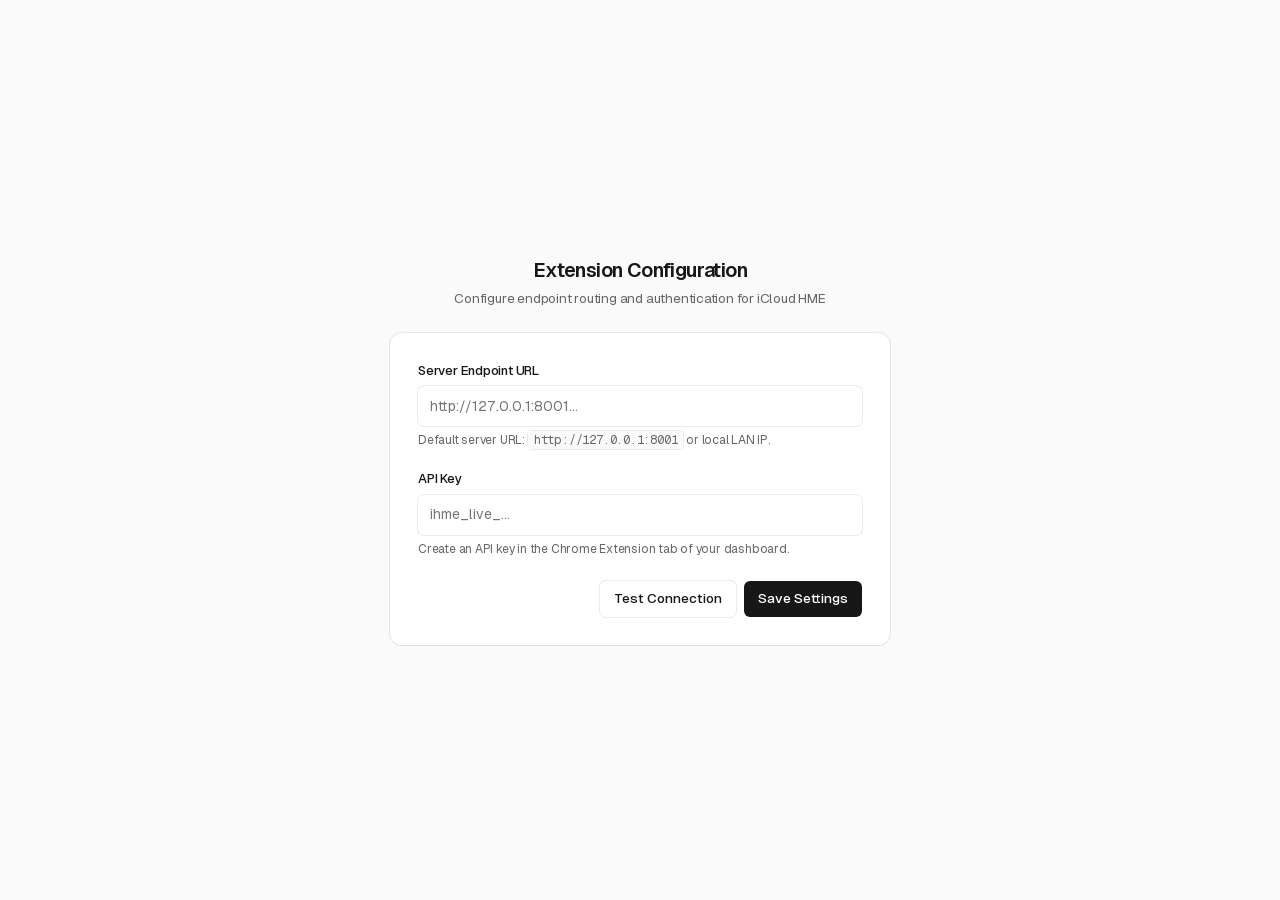
<file: extension/options.html>
<!DOCTYPE html>
<html lang="en">
<head>
  <script src="config.js"></script>
  <meta charset="utf-8" />
  <title>Icloud HME</title>
  <link rel="stylesheet" href="options.css" />
</head>
<body>
  <div class="options-container">
    <header class="options-header">
      <h1>Extension Configuration</h1>
      <p>Configure endpoint routing and authentication for iCloud HME</p>
    </header>

    <form id="options-form" class="card">
      <div class="field">
        <label for="server-url">Server Endpoint URL</label>
        <input type="url" id="server-url" placeholder="http://127.0.0.1:8001…" required />
        <span class="help-text">Default server URL: <code>http://127.0.0.1:8001</code> or local LAN IP.</span>
      </div>

      <div class="field">
        <label for="api-key">API Key</label>
        <input type="password" id="api-key" placeholder="ihme_live_…" required />
        <span class="help-text">Create an API key in the Chrome Extension tab of your dashboard.</span>
      </div>

      <div id="test-result" class="test-result hidden"></div>

      <div class="actions-row">
        <button type="button" id="test-btn" class="btn secondary-btn">Test Connection</button>
        <button type="submit" id="save-btn" class="btn primary-btn">Save Settings</button>
      </div>
    </form>
  </div>

  <script src="options.js"></script>
</body>
</html>
</file>
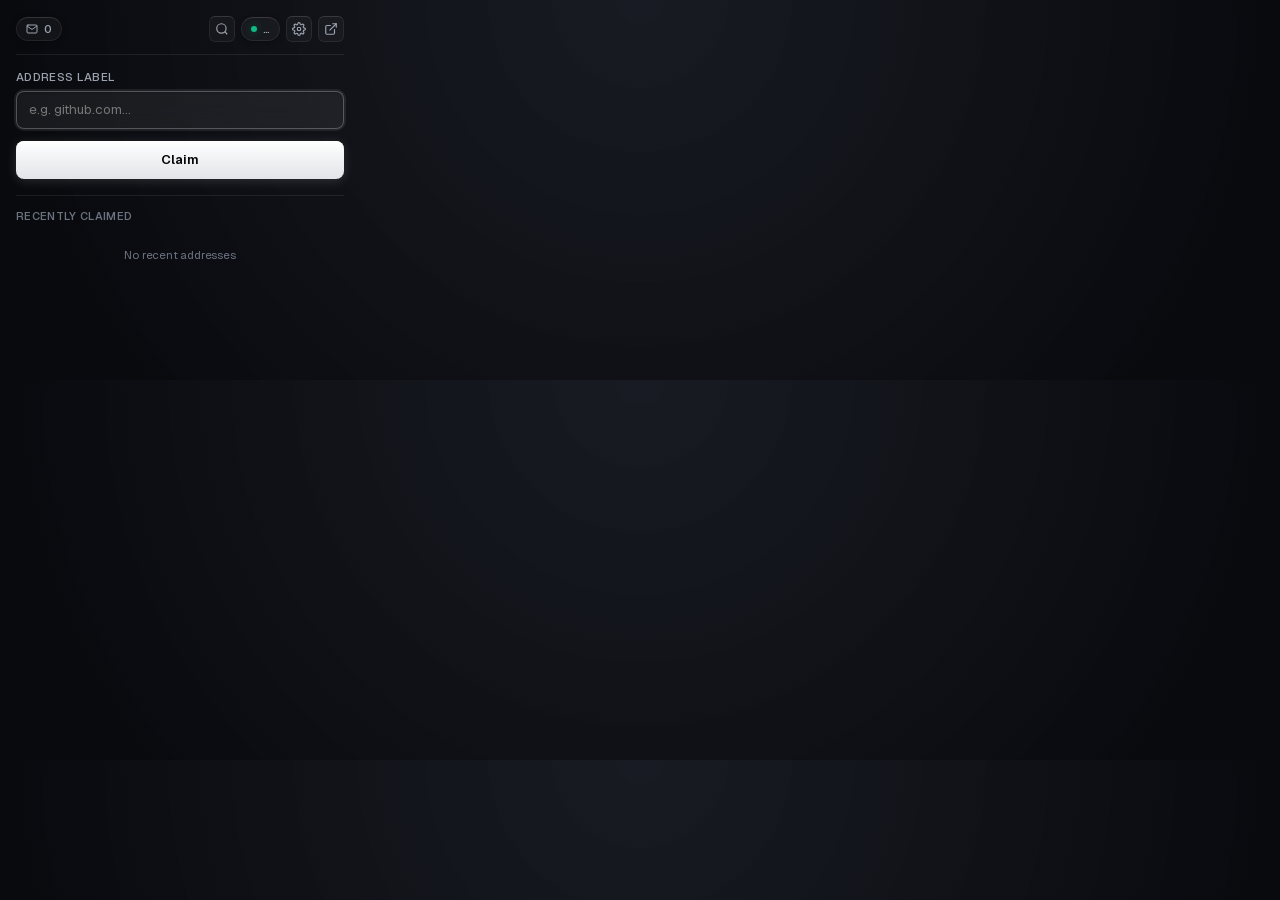
<file: extension/popup.html>
<!DOCTYPE html>
<html lang="en">
<head>
  <script src="config.js"></script>
  <meta charset="utf-8" />
  <title>Icloud HME</title>
  <link rel="stylesheet" href="popup.css" />
</head>
<body>
  <!-- Header -->
  <header class="popup-header">
    <div class="header-left">
      <div id="acc-count-badge" class="header-pill" title="Total active addresses">
        <svg width="12" height="12" viewBox="0 0 24 24" fill="none" stroke="currentColor" stroke-width="2" stroke-linecap="round" stroke-linejoin="round">
          <path d="M4 4h16c1.1 0 2 .9 2 2v12c0 1.1-.9 2-2 2H4c-1.1 0-2-.9-2-2V6c0-1.1.9-2 2-2z"/>
          <polyline points="22,6 12,13 2,6"/>
        </svg>
        <span id="acc-count-val">0</span>
      </div>
    </div>
    <div class="header-right">
      <button id="back-search-btn" class="icon-btn hidden" title="Back" aria-label="Back">
        <svg width="14" height="14" viewBox="0 0 24 24" fill="none" stroke="currentColor" stroke-width="2">
          <line x1="19" y1="12" x2="5" y2="12"></line>
          <polyline points="12 19 5 12 12 5"></polyline>
        </svg>
      </button>
      <button id="search-btn" class="icon-btn" title="Search my addresses" aria-label="Search">
        <svg width="14" height="14" viewBox="0 0 24 24" fill="none" stroke="currentColor" stroke-width="2">
          <circle cx="11" cy="11" r="8"/><path d="M21 21l-4.35-4.35"/>
        </svg>
      </button>
      <div id="pool-badge" class="header-pill" title="Reserve Pool Status">
        <span id="pool-dot" class="dot"></span>
        <span id="pool-text">…</span>
      </div>
      <button id="gear-btn" class="icon-btn" title="Settings" aria-label="Settings">
        <svg width="14" height="14" viewBox="0 0 24 24" fill="none" stroke="currentColor" stroke-width="2">
          <circle cx="12" cy="12" r="3"/><path d="M19.4 15a1.65 1.65 0 00.33 1.82l.06.06a2 2 0 010 2.83 2 2 0 01-2.83 0l-.06-.06a1.65 1.65 0 00-1.82-.33 1.65 1.65 0 00-1 1.51V21a2 2 0 01-2 2 2 2 0 01-2-2v-.09A1.65 1.65 0 009 19.4a1.65 1.65 0 00-1.82.33l-.06.06a2 2 0 01-2.83 0 2 2 0 010-2.83l.06-.06a1.65 1.65 0 00.33-1.82 1.65 1.65 0 00-1.51-1H3a2 2 0 01-2-2 2 2 0 012-2h.09A1.65 1.65 0 004.6 9a1.65 1.65 0 00-.33-1.82l-.06-.06a2 2 0 010-2.83 2 2 0 012.83 0l.06.06a1.65 1.65 0 001.82.33H9a1.65 1.65 0 001-1.51V3a2 2 0 012-2 2 2 0 012 2v.09a1.65 1.65 0 001 1.51 1.65 1.65 0 001.82-.33l.06-.06a2 2 0 012.83 0 2 2 0 010 2.83l-.06.06a1.65 1.65 0 00-.33 1.82V9a1.65 1.65 0 001.51 1H21a2 2 0 012 2 2 2 0 01-2 2h-.09a1.65 1.65 0 00-1.51 1z"/>
        </svg>
      </button>
      <button id="open-web-btn" class="icon-btn" title="Open Web Dashboard" aria-label="Open Web Dashboard">
        <svg width="14" height="14" viewBox="0 0 24 24" fill="none" stroke="currentColor" stroke-width="2" stroke-linecap="round" stroke-linejoin="round">
          <path d="M18 13v6a2 2 0 0 1-2 2H5a2 2 0 0 1-2-2V8a2 2 0 0 1 2-2h6"></path>
          <polyline points="15 3 21 3 21 9"></polyline>
          <line x1="10" y1="14" x2="21" y2="3"></line>
        </svg>
      </button>
    </div>
  </header>

  <!-- Main View Container -->
  <main id="main-view">
    <!-- View A: Claim View -->
    <div id="claim-view">
      <!-- Claim Form -->
      <form id="claim-form">
        <div class="field">
          <label for="label-input">Address Label</label>
          <input type="text" id="label-input" placeholder="e.g. github.com…" autofocus />
        </div>
        <button type="submit" id="claim-btn" class="btn primary-btn btn-block">
          <span>Claim</span>
        </button>
      </form>

      <!-- Success Result Card -->
      <div id="result-card" class="result-card hidden">
        <div class="result-header">
          <span class="result-status">✓ Claimed & Copied</span>
          <span id="remaining-pool" class="remaining-pool">9/10 in reserve</span>
        </div>
        <div class="result-email-box">
          <span id="result-email" class="result-email">…</span>
          <button id="pwd-result-btn" class="action-icon-btn pwd-btn" title="Password (Click to view or generate)" aria-label="Password">
            <svg width="13" height="13" viewBox="0 0 24 24" fill="none" stroke="currentColor" stroke-width="2" stroke-linecap="round" stroke-linejoin="round">
              <circle cx="7.5" cy="15.5" r="5.5"></circle>
              <path d="m21 2-9.6 9.6"></path>
              <path d="m15.5 7.5 3 3L22 7l-3-3"></path>
            </svg>
          </button>
          <button id="copy-result-btn" class="action-icon-btn copy-btn" title="Copy" aria-label="Copy">
            <svg width="13" height="13" viewBox="0 0 24 24" fill="none" stroke="currentColor" stroke-width="2">
              <rect x="9" y="9" width="13" height="13" rx="2" ry="2"></rect>
              <path d="M5 15H4a2 2 0 0 1-2-2V4a2 2 0 0 1 2-2h9a2 2 0 0 1 2 2v1"></path>
            </svg>
          </button>
        </div>
      </div>

      <!-- Recent History -->
      <div class="history-section">
        <div class="history-title-row">
          <span>Recently Claimed</span>
        </div>
        <div id="history-list" class="history-list">
          <div class="history-empty">No recent addresses</div>
        </div>
      </div>
    </div>

    <!-- View B: Search / All Addresses View -->
    <div id="search-view" class="hidden">
      <div class="search-input-wrap">
        <svg width="13" height="13" viewBox="0 0 24 24" fill="none" stroke="currentColor" stroke-width="2" class="search-input-icon">
          <circle cx="11" cy="11" r="8"/><path d="M21 21l-4.35-4.35"/>
        </svg>
        <input type="text" id="search-input" placeholder="Search by name or email…" />
      </div>
      <div id="search-results-list" class="search-results-list">
        <div class="history-empty">Loading…</div>
      </div>
    </div>

    <!-- View C: Inline Settings View -->
    <div id="settings-view" class="hidden">
      <div class="settings-header-bar">
        <span class="settings-title">Extension Settings</span>
      </div>
      <form id="settings-form">
        <div class="field">
          <label for="settings-server-url">Server URL</label>
          <input type="url" id="settings-server-url" placeholder="http://127.0.0.1:8001" required />
          <span class="field-hint">Tailscale IP or local IP of the v3 server</span>
        </div>
        <div class="field">
          <label for="settings-api-key">API Key</label>
          <input type="password" id="settings-api-key" placeholder="ihme_live_…" required />
          <span class="field-hint">Generated in dashboard (Chrome Extension tab)</span>
        </div>

        <div id="settings-status-box" class="settings-status-box hidden"></div>

        <div class="settings-btn-row">
          <button type="button" id="settings-test-btn" class="btn secondary-btn btn-sm">Test</button>
          <button type="submit" id="settings-save-btn" class="btn primary-btn btn-sm">Save</button>
        </div>
      </form>
    </div>
  </main>

  <!-- Confirmation Modal (Permanent Delete) -->
  <div id="confirm-modal" class="modal-overlay hidden">
    <div class="modal-card">
      <div class="modal-icon-danger">
        <svg width="18" height="18" viewBox="0 0 24 24" fill="none" stroke="#ef4444" stroke-width="2">
          <circle cx="12" cy="12" r="10"></circle>
          <line x1="12" y1="8" x2="12" y2="12"></line>
          <line x1="12" y1="16" x2="12.01" y2="16"></line>
        </svg>
      </div>
      <h3 class="modal-title">Delete permanently</h3>
      <p class="modal-message">Are you sure you want to permanently delete this email?</p>
      <div class="modal-email-preview" id="modal-email-target">…</div>
      <div class="modal-actions">
        <button type="button" id="modal-cancel-btn" class="btn secondary-btn btn-sm">Cancel</button>
        <button type="button" id="modal-confirm-btn" class="btn danger-btn btn-sm">Delete permanently</button>
      </div>
    </div>
  </div>

  <script src="popup.js"></script>
</body>
</html>
</file>
<file: extension/options.css>
/* Vercel Design System - Chrome Extension Options */
@font-face {
  font-family: 'Geist Sans';
  src: url('fonts/Geist-Variable.woff2') format('woff2');
  font-style: normal;
  font-weight: 100 900;
  font-display: swap;
}
@font-face {
  font-family: 'Geist Mono';
  src: url('fonts/GeistMono-Variable.woff2') format('woff2');
  font-style: normal;
  font-weight: 100 900;
  font-display: swap;
}

:root {
  --bg: #ffffff;
  --bg-subtle: #fafafa;
  --bg-hover: #f5f5f5;
  --text: #171717;
  --text-muted: #666666;
  --shadow-border: 0 0 0 1px rgba(0, 0, 0, 0.08);
  --shadow-card: 0 0 0 1px rgba(0, 0, 0, 0.08), 0 1px 2px rgba(0, 0, 0, 0.04);
  --blue: #0070f3;
  --green: #10b981;
  --green-subtle: rgba(16, 185, 129, 0.08);
  --red: #ee0000;
  --red-subtle: rgba(238, 0, 0, 0.08);
  color-scheme: light;
}

@media (prefers-color-scheme: dark) {
  :root {
    --bg: #000000;
    --bg-subtle: #0a0a0a;
    --bg-hover: #141414;
    --text: #ededed;
    --text-muted: #888888;
    --shadow-border: 0 0 0 1px rgba(255, 255, 255, 0.14);
    --shadow-card: 0 0 0 1px rgba(255, 255, 255, 0.14), 0 1px 2px rgba(0, 0, 0, 0.5);
    color-scheme: dark;
  }
}

* {
  box-sizing: border-box;
  margin: 0;
  padding: 0;
}

body {
  background-color: var(--bg-subtle);
  color: var(--text);
  font-family: 'Geist Sans', -apple-system, BlinkMacSystemFont, "Segoe UI", Roboto, sans-serif;
  font-size: 14px;
  line-height: 1.5;
  letter-spacing: -0.015em;
  min-height: 100vh;
  display: flex;
  align-items: center;
  justify-content: center;
  padding: 24px;
}

.options-container {
  width: 100%;
  max-width: 500px;
}

.options-header {
  text-align: center;
  margin-bottom: 24px;
}

.options-header h1 {
  font-size: 20px;
  font-weight: 600;
  letter-spacing: -0.03em;
  margin-bottom: 4px;
}

.options-header p {
  color: var(--text-muted);
  font-size: 13.5px;
}

.card {
  background-color: var(--bg);
  box-shadow: var(--shadow-card);
  border-radius: 12px;
  padding: 28px;
}

.field {
  display: flex;
  flex-direction: column;
  gap: 6px;
  margin-bottom: 20px;
}

.field label {
  font-size: 13px;
  font-weight: 500;
  color: var(--text);
}

.field input {
  font-family: inherit;
  font-size: 14px;
  height: 40px;
  padding: 0 12px;
  background-color: var(--bg);
  color: var(--text);
  border-radius: 6px;
  border: none;
  box-shadow: var(--shadow-border);
  outline: none;
  transition: box-shadow 0.15s ease;
}

.field input:focus {
  box-shadow: 0 0 0 1px var(--blue), 0 0 0 3px rgba(0, 112, 243, 0.15);
}

.help-text {
  font-size: 12px;
  color: var(--text-muted);
  line-height: 1.4;
}

.help-text code {
  font-family: 'Geist Mono', monospace;
  background-color: var(--bg-subtle);
  padding: 2px 6px;
  border-radius: 4px;
  box-shadow: var(--shadow-border);
}

.actions-row {
  display: flex;
  justify-content: flex-end;
  gap: 8px;
  margin-top: 24px;
}

.btn {
  font-family: inherit;
  font-size: 13.5px;
  font-weight: 500;
  height: 36px;
  padding: 0 14px;
  border-radius: 6px;
  border: none;
  cursor: pointer;
  display: inline-flex;
  align-items: center;
  justify-content: center;
  transition: opacity 0.15s ease, background-color 0.15s ease;
}

.primary-btn {
  background-color: var(--text);
  color: var(--bg);
}

.primary-btn:hover { opacity: 0.9; }

.secondary-btn {
  background-color: var(--bg);
  color: var(--text);
  box-shadow: var(--shadow-border);
}

.secondary-btn:hover { background-color: var(--bg-hover); }

.test-result {
  padding: 10px 14px;
  border-radius: 6px;
  font-size: 13px;
  margin-bottom: 16px;
}

.test-result.success {
  background-color: var(--green-subtle);
  color: var(--green);
  box-shadow: 0 0 0 1px var(--green);
}

.test-result.error {
  background-color: var(--red-subtle);
  color: var(--red);
  box-shadow: 0 0 0 1px var(--red);
}

.hidden { display: none !important; }
</file>
<file: extension/popup.css>
/* Liquid Glass Dark - iCloud HME Extension Popup */
@font-face {
  font-family: 'Geist Sans';
  src: url('fonts/Geist-Variable.woff2') format('woff2');
  font-style: normal;
  font-weight: 100 900;
  font-display: swap;
}
@font-face {
  font-family: 'Geist Mono';
  src: url('fonts/GeistMono-Variable.woff2') format('woff2');
  font-style: normal;
  font-weight: 100 900;
  font-display: swap;
}

:root {
  --border-glass: rgba(255, 255, 255, 0.07);
  --border-glass-top: rgba(255, 255, 255, 0.14);
  --text: #f3f4f6;
  --text-muted: #9ca3af;
  --text-subtle: #6b7280;
  --green: #10b981;
  --green-glow: rgba(16, 185, 129, 0.4);
  --amber: #f59e0b;
  --red: #ef4444;
  color-scheme: dark;
}

/* ------------------------------------------------------------- Scrollbar Removal */
::-webkit-scrollbar {
  display: none !important;
  width: 0 !important;
  height: 0 !important;
}

* {
  box-sizing: border-box;
  margin: 0;
  padding: 0;
  scrollbar-width: none !important;
  -ms-overflow-style: none !important;
}

/* ------------------------------------------------------------- Base Container */
body {
  width: 360px;
  min-height: 380px;
  background: radial-gradient(circle at 50% 0%, rgba(32, 38, 56, 0.45) 0%, #090a0e 85%);
  color: var(--text);
  font-family: 'Geist Sans', -apple-system, BlinkMacSystemFont, "Segoe UI", Roboto, sans-serif;
  font-size: 13.5px;
  line-height: 1.5;
  letter-spacing: -0.015em;
  font-feature-settings: "liga" 1, "tnum" 1;
  font-variant-numeric: tabular-nums;
  -webkit-font-smoothing: antialiased;
  padding: 16px;
  user-select: none;
  overflow-x: hidden;
  overflow-y: auto;
  position: relative;
}

/* ------------------------------------------------------------- Header */
.popup-header {
  display: flex;
  align-items: center;
  justify-content: space-between;
  padding-bottom: 12px;
  border-bottom: 1px solid rgba(255, 255, 255, 0.08);
  margin-bottom: 14px;
}

.header-left {
  display: flex;
  align-items: center;
  gap: 8px;
}

.header-right {
  display: flex;
  align-items: center;
  gap: 6px;
}

/* Header Pills (Account Count & Pool Status) */
.header-pill {
  display: flex;
  align-items: center;
  gap: 6px;
  padding: 3px 9px;
  border-radius: 9999px;
  background: rgba(255, 255, 255, 0.04);
  backdrop-filter: blur(8px);
  -webkit-backdrop-filter: blur(8px);
  border: 1px solid var(--border-glass);
  border-top: 1px solid var(--border-glass-top);
  box-shadow: 0 2px 6px rgba(0, 0, 0, 0.25);
  font-size: 11px;
  font-weight: 550;
  color: var(--text-muted);
  letter-spacing: -0.01em;
  font-variant-numeric: tabular-nums;
  white-space: nowrap;
}

.header-pill svg {
  color: var(--text-muted);
  flex-shrink: 0;
}

.dot {
  width: 6px;
  height: 6px;
  border-radius: 50%;
  background-color: var(--green);
  box-shadow: 0 0 8px var(--green-glow);
}

.dot.warn {
  background-color: var(--amber);
  box-shadow: 0 0 8px rgba(245, 158, 11, 0.4);
}

.dot.err {
  background-color: var(--red);
  box-shadow: 0 0 8px rgba(239, 68, 68, 0.4);
}

.icon-btn {
  background: rgba(255, 255, 255, 0.035);
  border: 1px solid var(--border-glass);
  border-top: 1px solid var(--border-glass-top);
  color: var(--text-muted);
  cursor: pointer;
  padding: 5px;
  border-radius: 6px;
  display: flex;
  align-items: center;
  justify-content: center;
  backdrop-filter: blur(6px);
  -webkit-backdrop-filter: blur(6px);
  transition: all 0.15s ease;
}

.icon-btn:hover {
  background: rgba(255, 255, 255, 0.08);
  border-color: rgba(255, 255, 255, 0.18);
  color: #ffffff;
}

.icon-btn.active {
  background: rgba(255, 255, 255, 0.12);
  border-color: rgba(255, 255, 255, 0.25);
  color: #ffffff;
  box-shadow: 0 0 8px rgba(255, 255, 255, 0.1);
}

/* ------------------------------------------------------------- Forms & Inputs */
.field {
  display: flex;
  flex-direction: column;
  gap: 5px;
  margin-bottom: 12px;
}

.field label {
  font-size: 11.5px;
  font-weight: 500;
  text-transform: uppercase;
  letter-spacing: 0.03em;
  color: var(--text-muted);
}

.field-hint {
  font-size: 10.5px;
  color: var(--text-subtle);
  margin-top: 2px;
}

.field input {
  font-family: inherit;
  font-size: 13.5px;
  height: 38px;
  padding: 0 12px;
  background: rgba(255, 255, 255, 0.04);
  backdrop-filter: blur(12px);
  -webkit-backdrop-filter: blur(12px);
  color: var(--text);
  border-radius: 8px;
  border: 1px solid var(--border-glass);
  border-top: 1px solid var(--border-glass-top);
  outline: none;
  box-shadow: inset 0 1px 2px rgba(0, 0, 0, 0.35);
  transition: all 0.15s ease;
}

.field input:focus {
  background: rgba(255, 255, 255, 0.065);
  border-color: rgba(255, 255, 255, 0.25);
  box-shadow: 0 0 0 2px rgba(255, 255, 255, 0.08), inset 0 1px 2px rgba(0, 0, 0, 0.2);
}

/* ------------------------------------------------------------- Buttons */
.btn {
  font-family: inherit;
  font-size: 13px;
  font-weight: 500;
  height: 38px;
  padding: 0 14px;
  border-radius: 8px;
  border: none;
  cursor: pointer;
  display: inline-flex;
  align-items: center;
  justify-content: center;
  gap: 6px;
  transition: all 0.15s cubic-bezier(0.16, 1, 0.3, 1);
}

.primary-btn {
  background: linear-gradient(180deg, #ffffff 0%, #e2e4e8 100%);
  color: #050608;
  font-weight: 600;
  box-shadow: 0 2px 12px rgba(255, 255, 255, 0.14), inset 0 1px 0 rgba(255, 255, 255, 0.9);
}

.primary-btn:hover {
  opacity: 0.95;
  transform: translateY(-0.5px);
  box-shadow: 0 4px 16px rgba(255, 255, 255, 0.2), inset 0 1px 0 #ffffff;
}

.primary-btn:active {
  transform: translateY(0);
}

.secondary-btn {
  background: rgba(255, 255, 255, 0.05);
  backdrop-filter: blur(8px);
  -webkit-backdrop-filter: blur(8px);
  color: var(--text);
  border: 1px solid var(--border-glass);
  border-top: 1px solid var(--border-glass-top);
  box-shadow: 0 2px 6px rgba(0, 0, 0, 0.25);
}

.secondary-btn:hover {
  background: rgba(255, 255, 255, 0.1);
  border-color: rgba(255, 255, 255, 0.2);
  color: #ffffff;
}

.danger-btn {
  background: linear-gradient(180deg, #ef4444 0%, #dc2626 100%);
  color: #ffffff;
  font-weight: 600;
  border: 1px solid rgba(239, 68, 68, 0.6);
  box-shadow: 0 2px 12px rgba(239, 68, 68, 0.35);
}

.danger-btn:hover {
  background: linear-gradient(180deg, #f87171 0%, #ef4444 100%);
  transform: translateY(-0.5px);
  box-shadow: 0 4px 16px rgba(239, 68, 68, 0.5);
}

.btn-block { width: 100%; }
.btn-sm { height: 28px; font-size: 11.5px; padding: 0 10px; border-radius: 6px; }

/* ------------------------------------------------------------- Result Card */
.result-card {
  margin-top: 14px;
  padding: 12px;
  background: rgba(255, 255, 255, 0.035);
  backdrop-filter: blur(16px) saturate(180%);
  -webkit-backdrop-filter: blur(16px) saturate(180%);
  border-radius: 9px;
  border: 1px solid var(--border-glass);
  border-top: 1px solid var(--border-glass-top);
  box-shadow: 0 6px 20px -2px rgba(0, 0, 0, 0.45), inset 0 1px 0 rgba(255, 255, 255, 0.06);
}

.result-header {
  display: flex;
  justify-content: space-between;
  align-items: center;
  margin-bottom: 8px;
}

.result-status {
  font-size: 11.5px;
  font-weight: 550;
  color: var(--green);
}

.remaining-pool {
  font-size: 11px;
  color: var(--text-muted);
}

.result-email-box {
  display: flex;
  align-items: center;
  justify-content: space-between;
  gap: 8px;
  background: rgba(0, 0, 0, 0.35);
  padding: 7px 10px;
  border-radius: 7px;
  border: 1px solid rgba(255, 255, 255, 0.07);
}

.result-email {
  font-family: 'Geist Mono', monospace;
  font-size: 12px;
  color: #ffffff;
  word-break: break-all;
}

/* ------------------------------------------------------------- History Section */
.history-section {
  margin-top: 16px;
  border-top: 1px solid rgba(255, 255, 255, 0.08);
  padding-top: 12px;
}

.history-title-row {
  font-size: 11px;
  font-weight: 550;
  text-transform: uppercase;
  letter-spacing: 0.03em;
  color: var(--text-subtle);
  margin-bottom: 8px;
}

.history-list {
  display: flex;
  flex-direction: column;
  gap: 6px;
  max-height: 140px;
  overflow-y: auto;
}

/* ------------------------------------------------------------- Liquid Glass Item Boxes */
.history-item,
.search-email-card {
  display: flex;
  align-items: center;
  justify-content: space-between;
  padding: 8px 10px;
  background: rgba(255, 255, 255, 0.032);
  backdrop-filter: blur(14px) saturate(180%);
  -webkit-backdrop-filter: blur(14px) saturate(180%);
  border: 1px solid rgba(255, 255, 255, 0.065);
  border-top: 1px solid rgba(255, 255, 255, 0.12);
  border-radius: 8px;
  box-shadow: 0 4px 16px -2px rgba(0, 0, 0, 0.35), inset 0 1px 0 rgba(255, 255, 255, 0.04);
  transition: all 0.18s cubic-bezier(0.16, 1, 0.3, 1);
  gap: 8px;
}

.history-item:hover,
.search-email-card:hover {
  background: rgba(255, 255, 255, 0.06);
  border-color: rgba(255, 255, 255, 0.12);
  border-top-color: rgba(255, 255, 255, 0.22);
  box-shadow: 0 6px 20px -2px rgba(0, 0, 0, 0.45), inset 0 1px 0 rgba(255, 255, 255, 0.08);
  transform: translateY(-0.5px);
}

.history-item-content,
.search-email-info {
  display: flex;
  flex-direction: column;
  gap: 2px;
  overflow: hidden;
  flex: 1;
  min-width: 0;
}

.history-item-label,
.search-email-label {
  font-size: 12px;
  font-weight: 550;
  color: #f3f4f6;
  white-space: nowrap;
  overflow: hidden;
  text-overflow: ellipsis;
  letter-spacing: -0.01em;
}

.history-item-mail,
.search-email-address {
  font-family: 'Geist Mono', monospace;
  font-size: 11px;
  color: #9ca3af;
  white-space: nowrap;
  overflow: hidden;
  text-overflow: ellipsis;
  cursor: pointer;
  transition: color 0.12s ease;
}

.history-item-mail:hover,
.search-email-address:hover {
  color: #e5e7eb;
}

/* ------------------------------------------------------------- Item Action Buttons */
.item-actions {
  display: flex;
  align-items: center;
  gap: 4px;
  flex-shrink: 0;
}

.action-icon-btn {
  width: 26px;
  height: 26px;
  padding: 0;
  border-radius: 6px;
  display: inline-flex;
  align-items: center;
  justify-content: center;
  cursor: pointer;
  border: 1px solid var(--border-glass);
  border-top: 1px solid var(--border-glass-top);
  background: rgba(255, 255, 255, 0.04);
  backdrop-filter: blur(6px);
  -webkit-backdrop-filter: blur(6px);
  color: var(--text-muted);
  box-shadow: 0 1px 4px rgba(0, 0, 0, 0.2);
  transition: all 0.15s ease;
}

/* Copy Icon */
.action-icon-btn.copy-btn:hover {
  background: rgba(255, 255, 255, 0.12);
  border-color: rgba(255, 255, 255, 0.22);
  color: #ffffff;
  transform: scale(1.04);
}

.action-icon-btn.copy-btn.copied {
  color: var(--green);
  border-color: rgba(16, 185, 129, 0.35);
  background: rgba(16, 185, 129, 0.1);
}

/* Password Key Icon */
.action-icon-btn.pwd-btn {
  color: #fbbf24;
}

.action-icon-btn.pwd-btn:hover {
  background: rgba(245, 158, 11, 0.15);
  border-color: rgba(245, 158, 11, 0.35);
  color: #fef08a;
  transform: scale(1.06);
}

/* Deactivate Trash Icon (Grey) */
.action-icon-btn.deactivate-btn {
  color: #9ca3af;
}

.action-icon-btn.deactivate-btn:hover {
  background: rgba(255, 255, 255, 0.14);
  border-color: rgba(255, 255, 255, 0.25);
  color: #f3f4f6;
  transform: scale(1.04);
}

/* Delete Cross Icon (Red) */
.action-icon-btn.delete-btn {
  color: #ef4444;
  background: rgba(239, 68, 68, 0.06);
  border-color: rgba(239, 68, 68, 0.2);
}

.action-icon-btn.delete-btn:hover {
  background: rgba(239, 68, 68, 0.85);
  border-color: #ef4444;
  color: #ffffff;
  transform: scale(1.04);
  box-shadow: 0 0 10px rgba(239, 68, 68, 0.45);
}

.history-empty {
  font-size: 11.5px;
  color: var(--text-subtle);
  padding: 14px 0;
  text-align: center;
}

/* ------------------------------------------------------------- Search View */
.search-input-wrap {
  position: relative;
  display: flex;
  align-items: center;
  margin-bottom: 10px;
}

.search-input-icon {
  position: absolute;
  left: 10px;
  color: var(--text-subtle);
  pointer-events: none;
}

.search-input-wrap input {
  width: 100%;
  height: 36px;
  padding: 0 10px 0 32px;
  background: rgba(255, 255, 255, 0.035);
  backdrop-filter: blur(12px);
  -webkit-backdrop-filter: blur(12px);
  border: 1px solid var(--border-glass);
  border-top: 1px solid var(--border-glass-top);
  border-radius: 8px;
  font-family: inherit;
  font-size: 12.5px;
  color: #f3f4f6;
  outline: none;
  box-shadow: inset 0 1px 2px rgba(0, 0, 0, 0.3);
  transition: all 0.15s ease;
}

.search-input-wrap input:focus {
  background: rgba(255, 255, 255, 0.06);
  border-color: rgba(255, 255, 255, 0.25);
  box-shadow: 0 0 0 2px rgba(255, 255, 255, 0.08);
}

.search-results-list {
  display: flex;
  flex-direction: column;
  gap: 6px;
  max-height: 295px;
  overflow-y: auto;
}

/* ------------------------------------------------------------- Settings View */
.settings-header-bar {
  display: flex;
  align-items: center;
  justify-content: space-between;
  margin-bottom: 12px;
}

.settings-title {
  font-size: 12.5px;
  font-weight: 600;
  letter-spacing: -0.01em;
  color: #ffffff;
}

.settings-btn-row {
  display: flex;
  align-items: center;
  justify-content: flex-end;
  gap: 8px;
  margin-top: 14px;
}

.settings-status-box {
  margin-top: 10px;
  padding: 8px 10px;
  border-radius: 7px;
  font-size: 11.5px;
  line-height: 1.4;
  background: rgba(255, 255, 255, 0.035);
  border: 1px solid var(--border-glass);
}

.settings-status-box.success {
  color: var(--green);
  border-color: rgba(16, 185, 129, 0.3);
  background: rgba(16, 185, 129, 0.08);
}

.settings-status-box.error {
  color: var(--red);
  border-color: rgba(239, 68, 68, 0.3);
  background: rgba(239, 68, 68, 0.08);
}

/* ------------------------------------------------------------- Modal Dialog */
.modal-overlay {
  position: fixed;
  inset: 0;
  background: rgba(0, 0, 0, 0.76);
  backdrop-filter: blur(8px);
  -webkit-backdrop-filter: blur(8px);
  display: flex;
  align-items: center;
  justify-content: center;
  z-index: 1000;
  padding: 16px;
  animation: fadeIn 0.15s ease-out;
}

.modal-card {
  background: #0d0f15;
  border: 1px solid rgba(255, 255, 255, 0.1);
  border-top: 1px solid rgba(255, 255, 255, 0.2);
  border-radius: 12px;
  padding: 18px 16px;
  width: 100%;
  max-width: 310px;
  box-shadow: 0 16px 40px rgba(0, 0, 0, 0.7);
  text-align: center;
  animation: scaleUp 0.15s cubic-bezier(0.16, 1, 0.3, 1);
}

.modal-icon-danger {
  width: 38px;
  height: 38px;
  border-radius: 50%;
  background: rgba(239, 68, 68, 0.12);
  border: 1px solid rgba(239, 68, 68, 0.25);
  display: flex;
  align-items: center;
  justify-content: center;
  margin: 0 auto 10px;
}

.modal-title {
  font-size: 13.5px;
  font-weight: 600;
  color: #ffffff;
  margin-bottom: 4px;
}

.modal-message {
  font-size: 12px;
  color: var(--text-muted);
  margin-bottom: 10px;
  line-height: 1.4;
}

.modal-email-preview {
  font-family: 'Geist Mono', monospace;
  font-size: 11px;
  color: #f3f4f6;
  background: rgba(255, 255, 255, 0.04);
  padding: 6px 8px;
  border-radius: 6px;
  border: 1px solid rgba(255, 255, 255, 0.08);
  margin-bottom: 14px;
  word-break: break-all;
}

.modal-actions {
  display: flex;
  gap: 8px;
  justify-content: center;
}

@keyframes fadeIn {
  from { opacity: 0; }
  to { opacity: 1; }
}

@keyframes scaleUp {
  from { transform: scale(0.95); opacity: 0; }
  to { transform: scale(1); opacity: 1; }
}

.hidden { display: none !important; }
</file>
